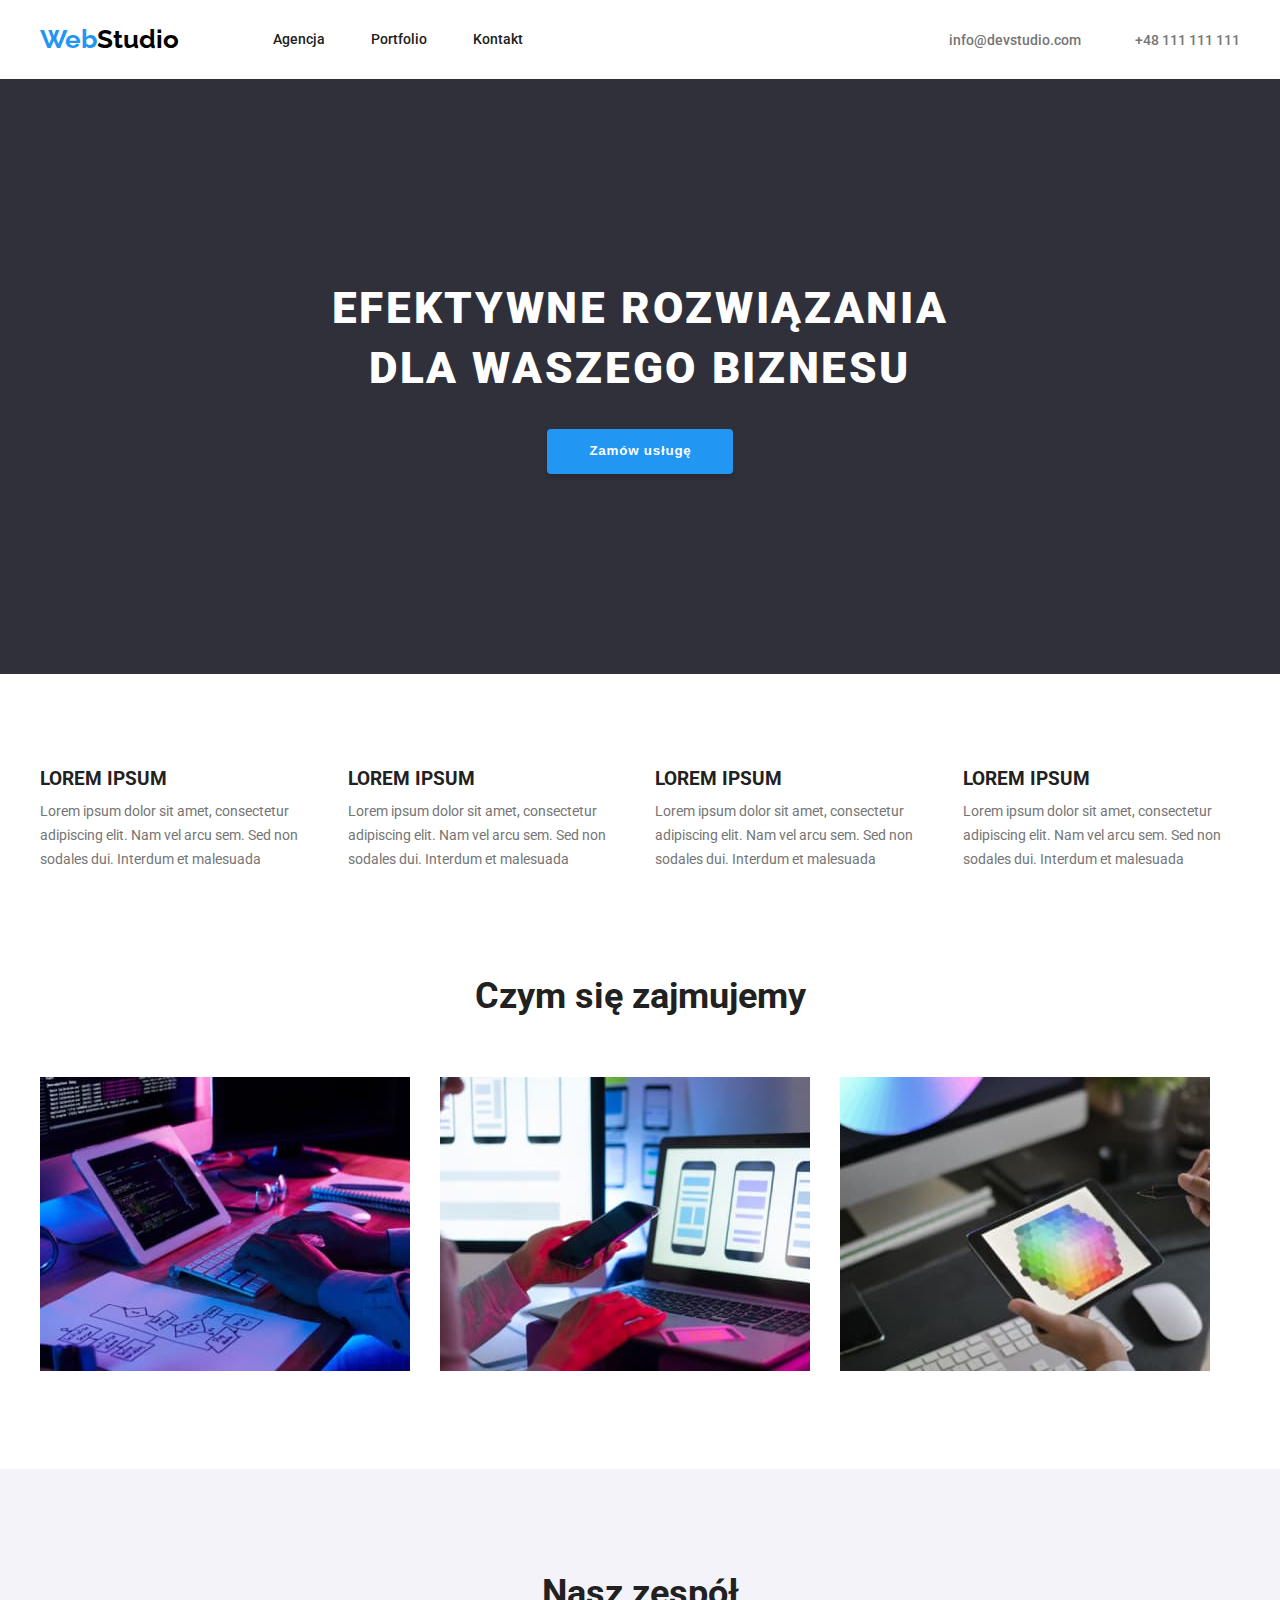
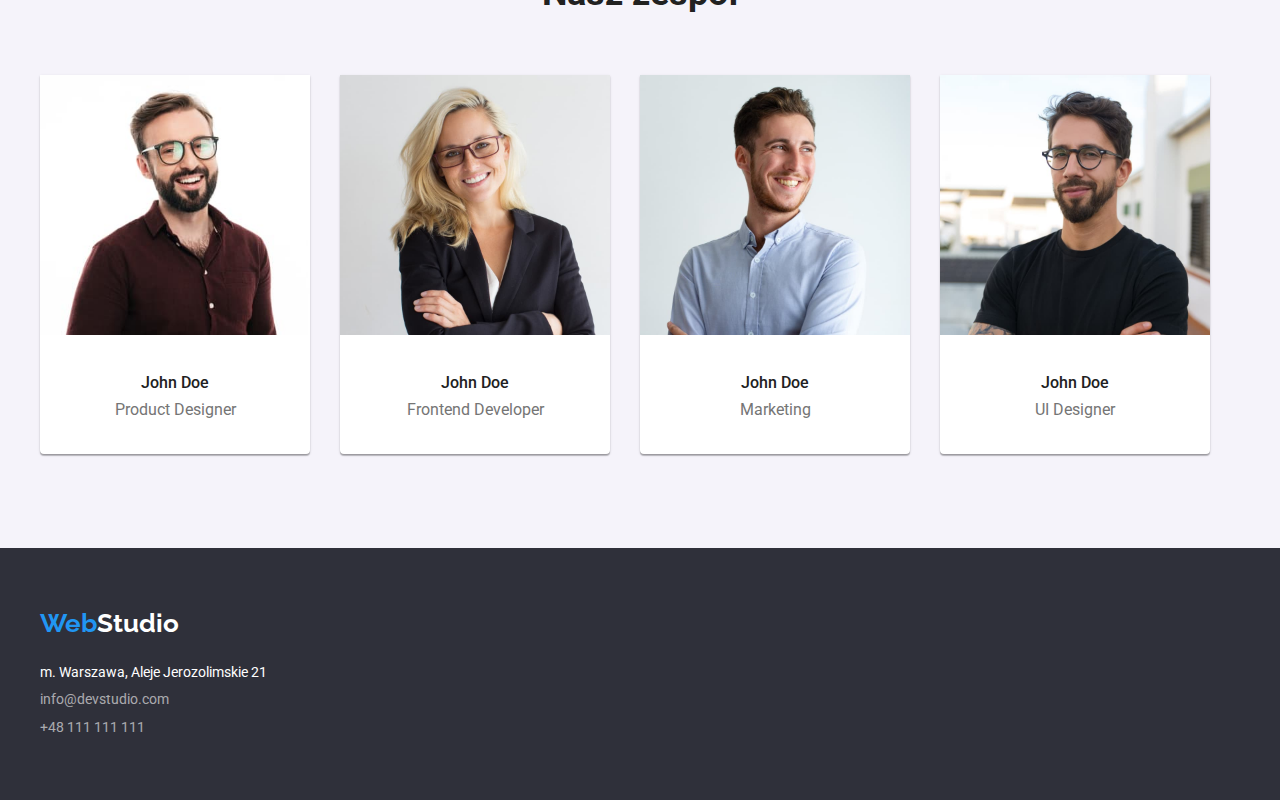
<file: index.html>
<!DOCTYPE html>
<html lang="pl">
  <head>
    <meta charset="UTF-8" />
    <meta http-equiv="X-UA-Compatible" content="IE=edge" />
    <meta name="viewport" content="width=device-width, initial-scale=1.0" />
    <title>EFEKTYWNE ROZWIĄZANIA DLA WASZEGO BIZNESU</title>
    <link
      rel="stylesheet"
      href="https://cdnjs.cloudflare.com/ajax/libs/modern-normalize/1.1.0/modern-normalize.min.css"
      integrity="sha512-wpPYUAdjBVSE4KJnH1VR1HeZfpl1ub8YT/NKx4PuQ5NmX2tKuGu6U/JRp5y+Y8XG2tV+wKQpNHVUX03MfMFn9Q=="
      crossorigin="anonymous"
      referrerpolicy="no-referrer"
    />
    <link rel="preconnect" href="https://fonts.googleapis.com" />
    <link rel="preconnect" href="https://fonts.gstatic.com" crossorigin />
    <link
      href="https://fonts.googleapis.com/css2?family=Raleway:wght@700&family=Roboto:wght@400;500;700;900&display=swap"
      rel="stylesheet"
    />
    <link rel="stylesheet" href="./css/styles.css" />
  </head>
  <body>
    <header class="header-body">
      <div class="container">
        <!-- menu-->
        <div class="header-top">
          <div class="logo-and-links">
            <a class="link logo" href="./index.html"
              ><span class="web-color">Web</span
              ><span class="studio-black">Studio</span></a
            >
            <div>
              <nav>
                <ul class="top-links">
                  <li class="link-style">
                    <a class="link" href="#">Agencja</a>
                  </li>
                  <li class="link-style">
                    <a class="link" href="./portfolio.html">Portfolio</a>
                  </li>
                  <li class="link-style">
                    <a class="link" href="#">Kontakt</a>
                  </li>
                </ul>
              </nav>
            </div>
          </div>

          <div>
            <a class="link-contact" href="mailto:info@devstudio.com"
              >info@devstudio.com</a
            >
            <a class="link-contact" href="tel:+48111111111">+48 111 111 111</a>
          </div>
        </div>
      </div>
    </header>
    <main>
      <section>
        <div class="main-header">
          <h1 class="title">EFEKTYWNE ROZWIĄZANIA DLA WASZEGO BIZNESU</h1>
          <button type="button" class="order-button">Zamów usługę</button>
        </div>
      </section>
      <section class="section">
        <div class="container">
          <!-- sekcja lorem ipsum-->
          <ul class="lorem-list">
            <li>
              <h3 class="title-lorem-ipsum">LOREM IPSUM</h3>
              <p class="description-lorem-ipsum">
                Lorem ipsum dolor sit amet, consectetur adipiscing elit. Nam vel
                arcu sem. Sed non sodales dui. Interdum et malesuada
              </p>
            </li>
            <li>
              <h3 class="title-lorem-ipsum">LOREM IPSUM</h3>
              <p class="description-lorem-ipsum">
                Lorem ipsum dolor sit amet, consectetur adipiscing elit. Nam vel
                arcu sem. Sed non sodales dui. Interdum et malesuada
              </p>
            </li>
            <li>
              <h3 class="title-lorem-ipsum">LOREM IPSUM</h3>
              <p class="description-lorem-ipsum">
                Lorem ipsum dolor sit amet, consectetur adipiscing elit. Nam vel
                arcu sem. Sed non sodales dui. Interdum et malesuada
              </p>
            </li>
            <li>
              <h3 class="title-lorem-ipsum">LOREM IPSUM</h3>
              <p class="description-lorem-ipsum">
                Lorem ipsum dolor sit amet, consectetur adipiscing elit. Nam vel
                arcu sem. Sed non sodales dui. Interdum et malesuada
              </p>
            </li>
          </ul>
        </div>
      </section>
      <section class="section what-we-do">
        <div class="container">
          <!--Czym się zajmujemy-->
          <h2 class="headline">Czym się zajmujemy</h2>

          <ul class="lorem-list">
            <li>
              <img
                src="images/typing-on-keyboard.jpg"
                alt="Zdjęcie osoby pracującej przy biurku"
                height="294"
                width="370"
              />
            </li>
            <li>
              <img
                src="images/typing-on-phone.jpg"
                alt="Zdjęcie osoby siedzącej przy biurku z telefonem w ręku"
                height="294"
                width="370"
              />
            </li>
            <li>
              <img
                src="images/working-on-tablet.jpg"
                alt="Zdjęcie osoby pracującej na tablecie"
                height="294"
                width="370"
              />
            </li>
          </ul>
        </div>
      </section>
      <section class="our-team-section section">
        <div class="container">
          <!--Sekcja Nasz zespół-->
          <h2 class="headline">Nasz zespół</h2>

          <ul class="team-list">
            <li>
              <figure class="box-team">
                <img
                  src="images/JohnDoe.jpg"
                  alt="Zdjęcie John Doe"
                  height="260"
                  width="270"
                />
                <figcaption>
                  <h3 class="name-surname">John Doe</h3>
                  <p class="description-team">Product Designer</p>
                </figcaption>
              </figure>
            </li>
            <li>
              <figure class="box-team">
                <img
                  src="images/JanettDoe.jpg"
                  alt="Zdjęcie John Doe"
                  height="260"
                  width="270"
                />
                <figcaption>
                  <h3 class="name-surname">John Doe</h3>
                  <p class="description-team">Frontend Developer</p>
                </figcaption>
              </figure>
            </li>
            <li>
              <figure class="box-team">
                <img
                  src="images/IanDoe.jpg"
                  alt="Zdjęcie John Doe"
                  height="260"
                  width="270"
                />
                <figcaption>
                  <h3 class="name-surname">John Doe</h3>
                  <p class="description-team">Marketing</p>
                </figcaption>
              </figure>
            </li>
            <li>
              <figure class="box-team">
                <img
                  src="images/FrankDoe.jpg"
                  alt="Zdjęcie John Doe"
                  height="260"
                  width="270"
                />
                <figcaption>
                  <h3 class="name-surname">John Doe</h3>
                  <p class="description-team">UI Designer</p>
                </figcaption>
              </figure>
            </li>
          </ul>
        </div>
      </section>
    </main>
    <footer>
      <div class="footer-style">
        <div class="container">
          <!-- stopka-->
          <a class="link logo" href="./index.html"
            ><span class="web-color">Web</span
            ><span class="studio-white">Studio</span></a
          >
          <address class="address-style">
            <a
              class="link-white"
              href="https://goo.gl/maps/65fGwpyDX6Cznndh6"
              target="_blank"
              >m. Warszawa, Aleje Jerozolimskie 21</a
            >
            <br />
            <a class="link-grey" href="mailto:info@devstudio.com"
              >info@devstudio.com</a
            ><br />
            <a class="link-grey" href="tel:+48111111111">+48 111 111 111</a>
          </address>
        </div>
      </div>
    </footer>
  </body>
</html>
</file>
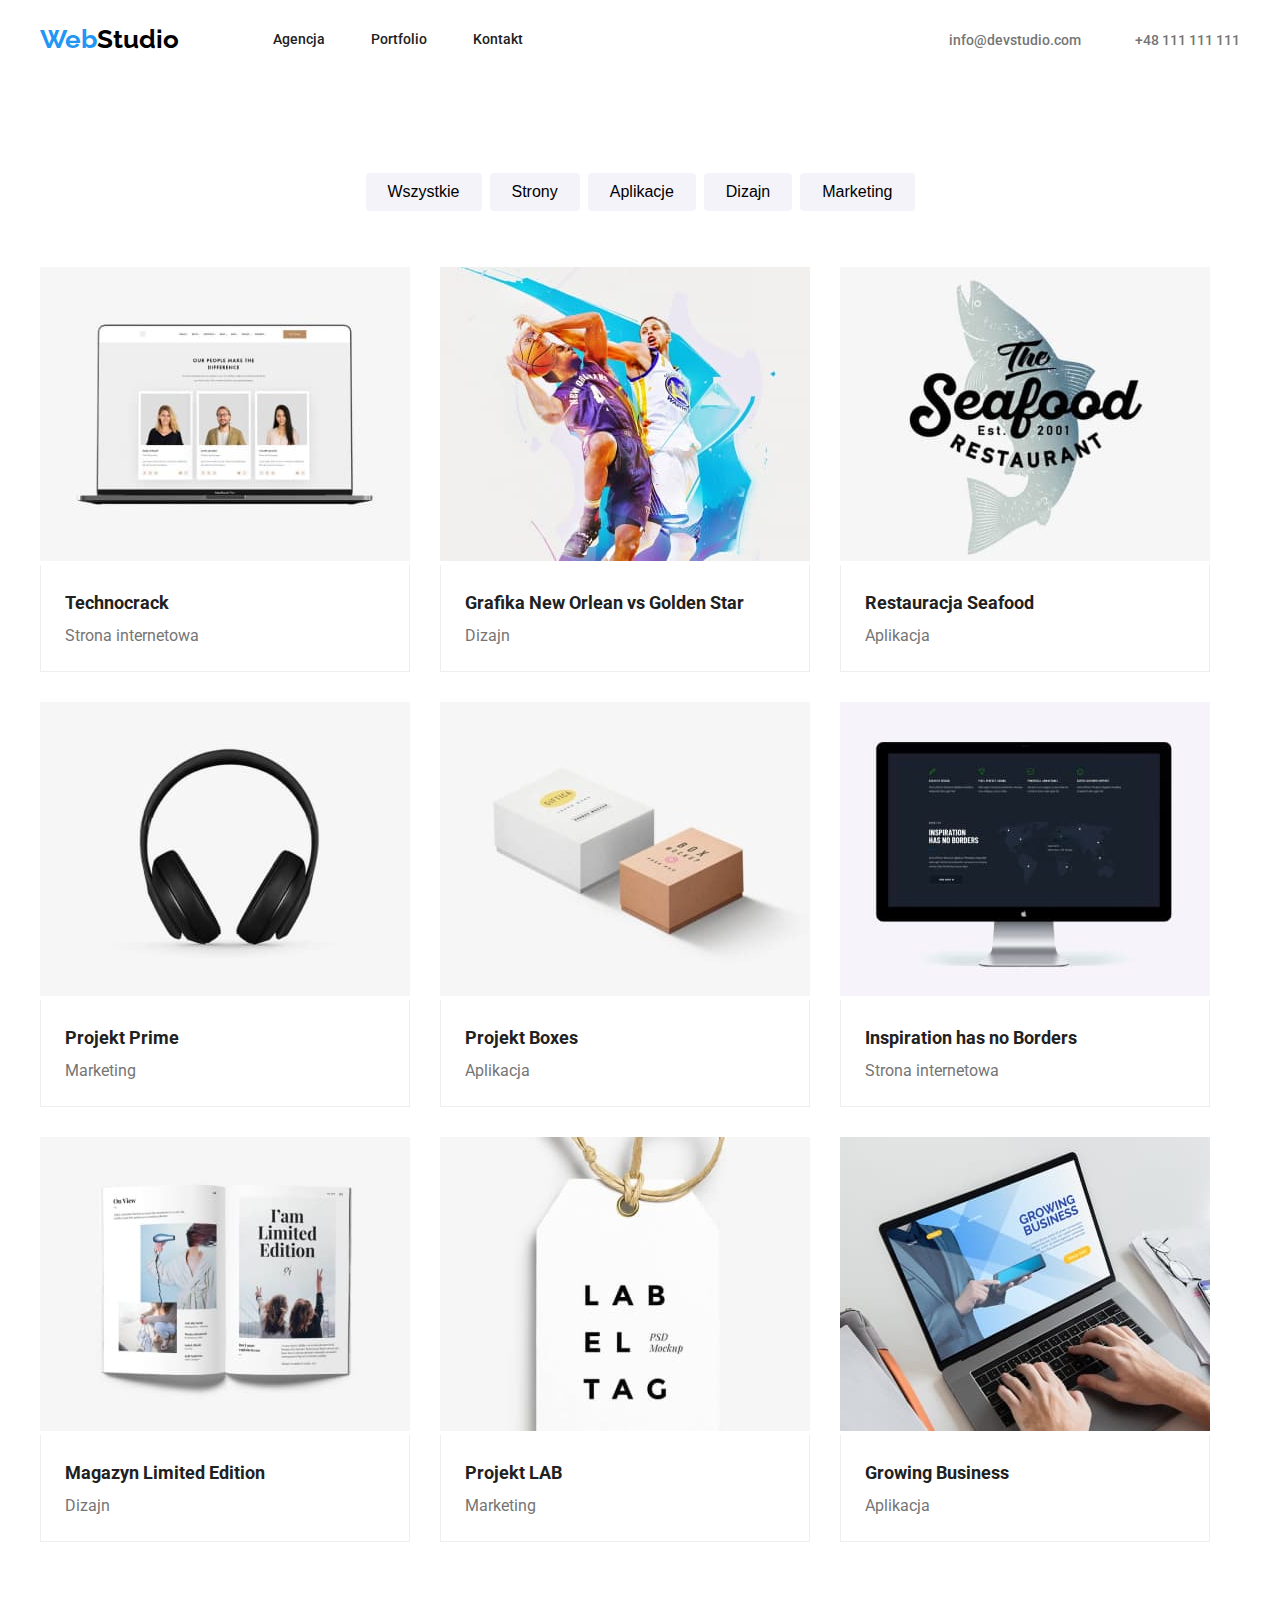
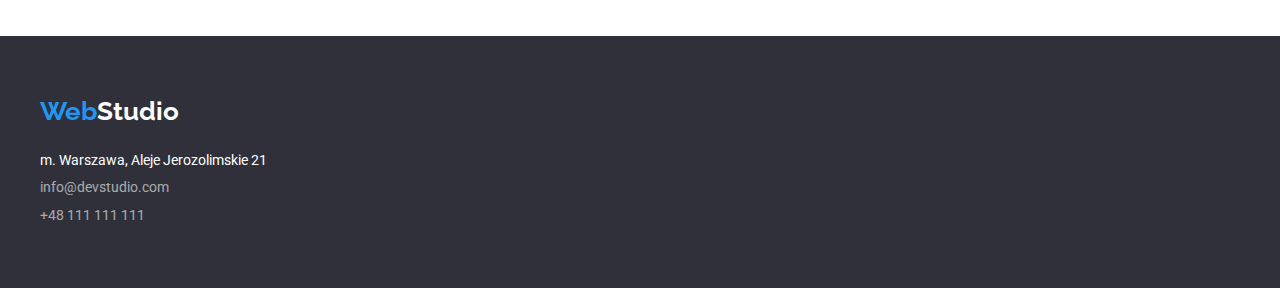
<file: portfolio.html>
<!DOCTYPE html>
<html lang="pl">
  <head>
    <meta charset="UTF-8" />
    <meta http-equiv="X-UA-Compatible" content="IE=edge" />
    <meta name="viewport" content="width=device-width, initial-scale=1.0" />
    <title>PORTFOLIO</title>
    <link
      rel="stylesheet"
      href="https://cdnjs.cloudflare.com/ajax/libs/modern-normalize/1.1.0/modern-normalize.min.css"
      integrity="sha512-wpPYUAdjBVSE4KJnH1VR1HeZfpl1ub8YT/NKx4PuQ5NmX2tKuGu6U/JRp5y+Y8XG2tV+wKQpNHVUX03MfMFn9Q=="
      crossorigin="anonymous"
      referrerpolicy="no-referrer"
    />
    <link rel="preconnect" href="https://fonts.googleapis.com" />
    <link rel="preconnect" href="https://fonts.gstatic.com" crossorigin />
    <link
      href="https://fonts.googleapis.com/css2?family=Raleway:wght@700&family=Roboto:wght@400;500;700;900&display=swap"
      rel="stylesheet"
    />
    <link rel="stylesheet" href="./css/styles.css" />
  </head>

  <body>
    <header class="header-body">
      <div class="container">
        <!-- menu-->
        <div class="header-top">
          <div class="logo-and-links">
            <a class="link logo" href="./index.html"
              ><span class="web-color">Web</span
              ><span class="studio-black">Studio</span></a
            >
            <div>
              <nav>
                <ul class="top-links">
                  <li class="link-style">
                    <a class="link" href="#">Agencja</a>
                  </li>
                  <li class="link-style">
                    <a class="link" href="./portfolio.html">Portfolio</a>
                  </li>
                  <li class="link-style">
                    <a class="link" href="#">Kontakt</a>
                  </li>
                </ul>
              </nav>
            </div>
          </div>

          <div>
            <a class="link-contact" href="mailto:info@devstudio.com"
              >info@devstudio.com</a
            >
            <a class="link-contact" href="tel:+48111111111">+48 111 111 111</a>
          </div>
        </div>
      </div>
    </header>
    <main>
      <section class="filters section">
        <div class="container">
          <ul class="filter-list">
            <li>
              <button class="filter-button" type="button">Wszystkie</button>
            </li>
            <li>
              <button class="filter-button" type="button">Strony</button>
            </li>
            <li>
              <button class="filter-button" type="button">Aplikacje</button>
            </li>
            <li>
              <button class="filter-button" type="button">Dizajn</button>
            </li>
            <li>
              <button class="filter-button" type="button">Marketing</button>
            </li>
          </ul>
        </div>
        <div class="container">
          <ul class="portfolio-list">
            <li>
              <figure>
                <img
                  src="./images/technocrack.jpg"
                  alt="Zdjęcie przedstawiające MacBook Pro na białym tle z wyświetlą stroną internetową"
                  width="370"
                  height="294"
                />
                <figcaption class="item-box">
                  <h3 class="product-name">Technocrack</h3>
                  <p class="product-description">Strona internetowa</p>
                </figcaption>
              </figure>
            </li>
            <li>
              <figure>
                <img
                  src="./images/goldenstar.jpg"
                  alt="Grafika przedstawiajaca dwóch koszykarzy w walce o piłkę"
                  width="370"
                  height="294"
                />
                <figcaption class="item-box">
                  <h3 class="product-name">
                    Grafika New Orlean vs Golden Star
                  </h3>
                  <p class="product-description">Dizajn</p>
                </figcaption>
              </figure>
            </li>
            <li>
              <figure>
                <img
                  src="./images/seafood.jpg"
                  alt="Grafika przedstawiająca logo restauracji z owocami morza"
                  width="370"
                  height="294"
                />
                <figcaption class="item-box">
                  <h3 class="product-name">Restauracja Seafood</h3>
                  <p class="product-description">Aplikacja</p>
                </figcaption>
              </figure>
            </li>
            <li>
              <figure>
                <img
                  src="./images/project-prime.jpg"
                  alt="Zdjęcie przedstawiające czarne słuchawki nauszne na białym tle"
                  width="370"
                  height="294"
                />
                <figcaption class="item-box">
                  <h3 class="product-name">Projekt Prime</h3>
                  <p class="product-description">Marketing</p>
                </figcaption>
              </figure>
            </li>
            <li>
              <figure>
                <img
                  src="./images/projekt-boxes.jpg"
                  alt="Zdjęcie przestawiające dwa niewielkie pudełka na białym tle"
                  width="370"
                  height="294"
                />
                <figcaption class="item-box">
                  <h3 class="product-name">Projekt Boxes</h3>
                  <p class="product-description">Aplikacja</p>
                </figcaption>
              </figure>
            </li>
            <li>
              <figure>
                <img
                  src="./images/no-borders.jpg"
                  alt="Zdjęcie przedstawia ekran z wyświetloną stroną internetową"
                  width="370"
                  height="294"
                />
                <figcaption class="item-box">
                  <h3 class="product-name">Inspiration has no Borders</h3>
                  <p class="product-description">Strona internetowa</p>
                </figcaption>
              </figure>
            </li>
            <li>
              <figure>
                <img
                  src="./images/magazyn-limited.jpg"
                  alt="Zdjęcie przesdstawia otwarty magazyn Limited Edition"
                  width="370"
                  height="294"
                />
                <figcaption class="item-box">
                  <h3 class="product-name">Magazyn Limited Edition</h3>
                  <p class="product-description">Dizajn</p>
                </figcaption>
              </figure>
            </li>
            <li>
              <figure>
                <img
                  src="./images/projekt-lab.jpg"
                  alt="Zdjęcie przedstawia ozdobną etykietę na białym tle"
                  width="370"
                  height="294"
                />
                <figcaption class="item-box">
                  <h3 class="product-name">Projekt LAB</h3>
                  <p class="product-description">Marketing</p>
                </figcaption>
              </figure>
            </li>
            <li>
              <figure>
                <img
                  src="./images/gowing-business.jpg"
                  alt="Zdjęcie przedstawia osobę piszącą na komputerze, na którym wyświetlona jest aplikacja Growing Business"
                  width="370"
                  height="294"
                />
                <figcaption class="item-box">
                  <h3 class="product-name">Growing Business</h3>
                  <p class="product-description">Aplikacja</p>
                </figcaption>
              </figure>
            </li>
          </ul>
        </div>
      </section>
    </main>
    <footer>
      <div class="footer-style">
        <div class="container">
          <!-- stopka-->
          <a class="link logo" href="./index.html"
            ><span class="web-color">Web</span
            ><span class="studio-white">Studio</span></a
          >
          <address class="address-style">
            <a
              class="link-white"
              href="https://goo.gl/maps/65fGwpyDX6Cznndh6"
              target="_blank"
              >m. Warszawa, Aleje Jerozolimskie 21</a
            >
            <br />
            <a class="link-grey" href="mailto:info@devstudio.com"
              >info@devstudio.com</a
            ><br />
            <a class="link-grey" href="tel:+48111111111">+48 111 111 111</a>
          </address>
        </div>
      </div>
    </footer>
  </body>
</html>
</file>
<file: css/styles.css>
:root {
  --brand-color: #2196f3;
  --normal-color: #212121;
  --background-color: #f5f3fa;
  --background-white: #fff;
  --link-white-transparency: rgba(255, 255, 255, 0.6);
  --grey: #757575;
  --black: #000;
  --main-background: #2f303a;
  --border-color: #ececec;
  --border-item-box: #eee;
}

body {
  font-family: "Roboto", sans-serif;
  color: #212121;
}

* {
  margin: 0;
  padding: 0;
}

.container {
  width: 100%;
  max-width: 1200px;
  margin: 0 auto;
  padding: 0 15px;
}

.header-top {
  display: flex;
  justify-content: space-between;
  align-items: center;
  padding: 24px 0 25px 0;
}
.header-border {
  border-bottom: 1px solid var(--border-color);
}
.link-style:first-child {
  margin-left: 0px;
}
.link-style:last-child {
  margin-right: 0px;
}

.top-links {
  display: flex;
  margin-left: 94px;
}

.logo-and-links {
  display: flex;
  align-items: center;
}

.title-lorem-ipsum {
  padding-bottom: 10px;
}

h1,
h2,
h3,
p,
ul {
  margin: 0;
  padding: 0;
  border: 0;
  list-style-type: none;
}

.filter-button {
  font-weight: 500;
  font-size: 16px;
  background-color: var(--background-color);
  cursor: pointer;
  line-height: 1.62;
  border: none;
  border-radius: 4px;
  padding: 6px 22px 6px 22px;
}

.filter-button:is(:hover, :focus) {
  background-color: var(--brand-color);
  color: var(--background-white);
}

.filter-list {
  display: flex;
  gap: 8px;
  justify-content: center;
}

.portfolio-list {
  display: flex;
  flex-wrap: wrap;
  gap: 30px;
  padding-top: 56px;
}

.item-box {
  border-left: 1px solid var(--border-item-box);
  border-bottom: 1px solid var(--border-item-box);
  border-right: 1px solid var(--border-item-box);
  padding: 20px 24px;
}
.link {
  text-decoration: none;
  color: var(--normal-color);
}
.link-white {
  color: var(--background-white);
  text-decoration: none;
  font-size: 14px;
}
.link-grey {
  color: var(--link-white-transparency);
  text-decoration: none;
  font-size: 14px;
}
.link-contact {
  text-decoration: none;
  color: var(--grey);
  font-weight: 500;
  font-size: 14px;
  line-height: 1.17;
  margin: 0 25px;
}

.link-contact:first-child {
  margin-left: 0;
}
.link-contact:last-child {
  margin-right: 0;
}
.link:is(:hover, :focus) {
  color: var(--brand-color);
}

.top-links:is(:hover, :focus) {
  color: var(--brand-color);
}

.link-grey:is(:hover, :focus) {
  color: var(--brand-color);
}

.link-contact:is(:hover, :focus) {
  color: var(--brand-color);
}

.link-style {
  font-weight: 500;
  font-size: 14px;
  line-height: 1.17;
  margin: 0 23px;
}

.logo {
  font-weight: 700;
  font-size: 26px;
  font-family: "Raleway", sans-serif;
  line-height: 1.17;
}

.studio-black {
  color: var(--black);
}

.studio-white {
  color: var(--background-white);
}

.web-color {
  color: var(--brand-color);
}

.main-header {
  display: flex;
  flex-flow: column wrap;
  align-items: center;
  background-color: var(--main-background);
  padding-top: 200px;
  padding-bottom: 200px;
}

.title {
  font-weight: 900;
  font-size: 44px;
  color: var(--background-white);
  text-align: center;
  line-height: 1.36;
  letter-spacing: 0.06em;
  margin: 0 auto;
  max-width: 696px;
}

.order-button {
  background-color: var(--brand-color);
  font-weight: 700;
  color: var(--background-white);
  box-shadow: 0px 4px 4px rgba(0, 0, 0, 0.15);
  line-height: 1.875;
  letter-spacing: 0.06em;
  border-radius: 4px;
  cursor: pointer;
  border: none;
  border-radius: 4px;
  padding: 10px 41px 10px 42px;
  margin-top: 30px;
}

.what-we-do {
  margin-top: -94px;
}

.headline {
  font-weight: 700;
  color: var(--normal-color);
  font-size: 36px;
  line-height: 1.71;
  text-align: center;
  padding-bottom: 50px;
}
.lorem-ipsum {
  font-weight: 700;
  color: var(--normal-color);
  font-size: 14px;
  line-height: 1.14;
}
.name-surname {
  font-weight: 500;
  font-size: 16px;
  color: var(--normal-color);
  line-height: 1.71;
  text-align: center;
}
.our-team-section {
  background-color: var(--background-color);
}

.team-list {
  display: flex;
  gap: 30px;
  max-width: 1170px;
}
.box-team {
  box-shadow: 0px 1px 3px rgba(0, 0, 0, 0.12), 0px 1px 1px rgba(0, 0, 0, 0.14),
    0px 2px 1px rgba(0, 0, 0, 0.2);
  border-radius: 0px 0px 4px 4px;
  background-color: var(--background-white);
  padding-bottom: 30px;
}

.box-team > img {
  padding-bottom: 30px;
}

.section {
  padding: 94px 0;
}

.lorem-list {
  display: flex;
  gap: 30px;
}

.description-lorem-ipsum {
  color: var(--grey);
  font-size: 14px;
  line-height: 1.71;
}

.description-team {
  color: var(--grey);
  font-size: 16px;
  line-height: 1.71;
  text-align: center;
}
.footer-style {
  background-color: var(--main-background);
  padding: 60px 0 60px 0;
}

.address-style {
  font-style: normal;
  line-height: 1.71;
  padding-top: 20px;
}

.product-name {
  font-weight: 700;
  font-size: 18px;
  color: var(--normal-color);
  line-height: 2;
}

.product-description {
  font-size: 16px;
  color: var(--grey);
  line-height: 1.86;
}
</file>
